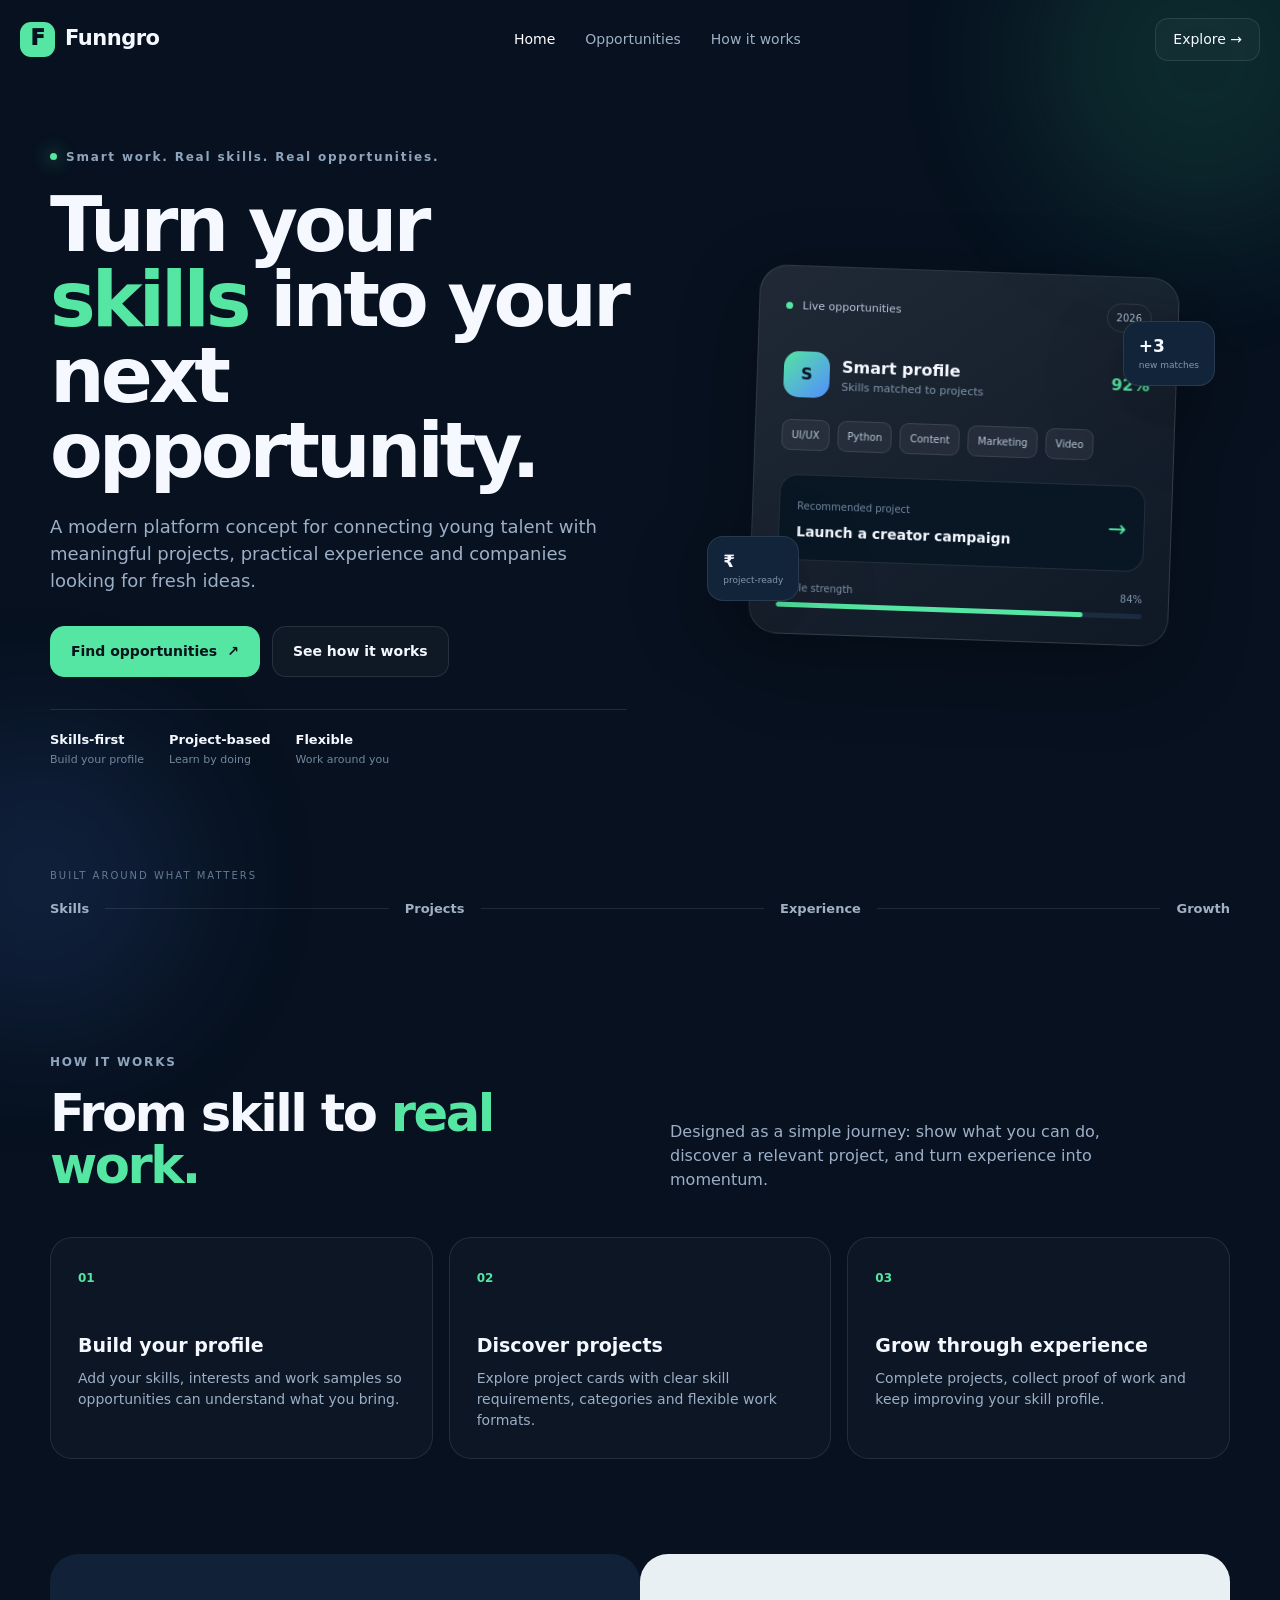
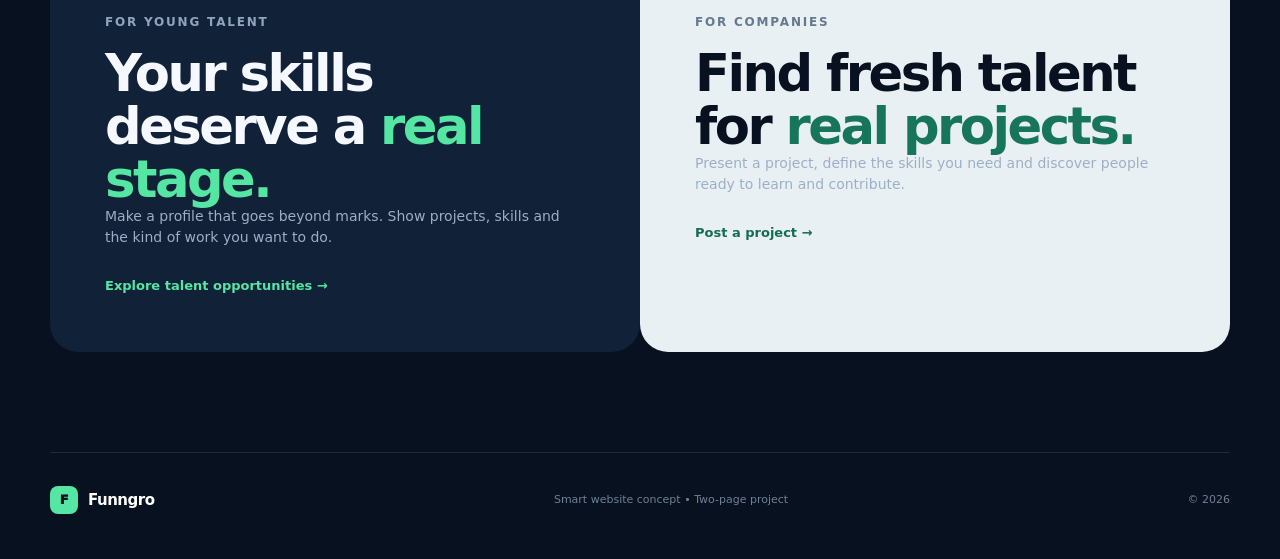
<file: index.html>
<!DOCTYPE html>
<html lang="en">
<head>
  <meta charset="UTF-8">
  <meta name="viewport" content="width=device-width, initial-scale=1.0">
  <title>Funngro — Skills to Opportunities</title>
  <meta name="description" content="A modern two-page Funngro-inspired smart website concept.">
  <link rel="stylesheet" href="style.css">
</head>
<body>
  <div class="bg-orb orb-one"></div>
  <div class="bg-orb orb-two"></div>

  <header class="nav">
    <a class="brand" href="index.html"><span class="brand-mark">F</span><span>Funngro</span></a>
    <nav>
      <a class="active" href="index.html">Home</a>
      <a href="opportunities.html">Opportunities</a>
      <a href="#how">How it works</a>
    </nav>
    <a class="nav-cta" href="opportunities.html">Explore →</a>
  </header>

  <main>
    <section class="hero container">
      <div class="hero-copy reveal">
        <div class="eyebrow"><span class="dot"></span> Smart work. Real skills. Real opportunities.</div>
        <h1>Turn your <span>skills</span> into your next opportunity.</h1>
        <p class="hero-text">
          A modern platform concept for connecting young talent with meaningful projects,
          practical experience and companies looking for fresh ideas.
        </p>
        <div class="hero-actions">
          <a class="btn primary" href="opportunities.html">Find opportunities <span>↗</span></a>
          <a class="btn ghost" href="#how">See how it works</a>
        </div>
        <div class="mini-stats">
          <div><strong>Skills-first</strong><span>Build your profile</span></div>
          <div><strong>Project-based</strong><span>Learn by doing</span></div>
          <div><strong>Flexible</strong><span>Work around you</span></div>
        </div>
      </div>

      <div class="hero-card-wrap reveal delay">
        <div class="hero-card">
          <div class="card-top">
            <span class="status"><i></i> Live opportunities</span>
            <span class="pill">2026</span>
          </div>
          <div class="profile-row">
            <div class="avatar">S</div>
            <div>
              <strong>Smart profile</strong>
              <small>Skills matched to projects</small>
            </div>
            <span class="match">92%</span>
          </div>
          <div class="skill-cloud">
            <span>UI/UX</span><span>Python</span><span>Content</span><span>Marketing</span><span>Video</span>
          </div>
          <div class="project-preview">
            <div>
              <small>Recommended project</small>
              <h3>Launch a creator campaign</h3>
            </div>
            <span class="arrow">→</span>
          </div>
          <div class="progress-label"><span>Profile strength</span><span>84%</span></div>
          <div class="progress"><span></span></div>
        </div>
        <div class="floating-card fc-one"><b>+3</b><span>new matches</span></div>
        <div class="floating-card fc-two"><b>₹</b><span>project-ready</span></div>
      </div>
    </section>

    <section class="trusted container reveal">
      <span>BUILT AROUND WHAT MATTERS</span>
      <div class="trust-line"><b>Skills</b><i></i><b>Projects</b><i></i><b>Experience</b><i></i><b>Growth</b></div>
    </section>

    <section id="how" class="section container">
      <div class="section-heading reveal">
        <div>
          <span class="eyebrow">HOW IT WORKS</span>
          <h2>From skill to <span>real work.</span></h2>
        </div>
        <p>Designed as a simple journey: show what you can do, discover a relevant project, and turn experience into momentum.</p>
      </div>
      <div class="steps">
        <article class="step reveal"><span>01</span><h3>Build your profile</h3><p>Add your skills, interests and work samples so opportunities can understand what you bring.</p></article>
        <article class="step reveal"><span>02</span><h3>Discover projects</h3><p>Explore project cards with clear skill requirements, categories and flexible work formats.</p></article>
        <article class="step reveal"><span>03</span><h3>Grow through experience</h3><p>Complete projects, collect proof of work and keep improving your skill profile.</p></article>
      </div>
    </section>

    <section class="split container reveal">
      <div class="dark-panel">
        <span class="eyebrow">FOR YOUNG TALENT</span>
        <h2>Your skills deserve a <span>real stage.</span></h2>
        <p>Make a profile that goes beyond marks. Show projects, skills and the kind of work you want to do.</p>
        <a href="opportunities.html" class="text-link">Explore talent opportunities →</a>
      </div>
      <div class="light-panel">
        <span class="eyebrow">FOR COMPANIES</span>
        <h2>Find fresh talent for <span>real projects.</span></h2>
        <p>Present a project, define the skills you need and discover people ready to learn and contribute.</p>
        <a href="opportunities.html#companies" class="text-link dark">Post a project →</a>
      </div>
    </section>
  </main>

  <footer class="footer container">
    <a class="brand" href="index.html"><span class="brand-mark">F</span><span>Funngro</span></a>
    <p>Smart website concept • Two-page project</p>
    <span>© 2026</span>
  </footer>

  <script src="script.js"></script>
</body>
</html>
</file>
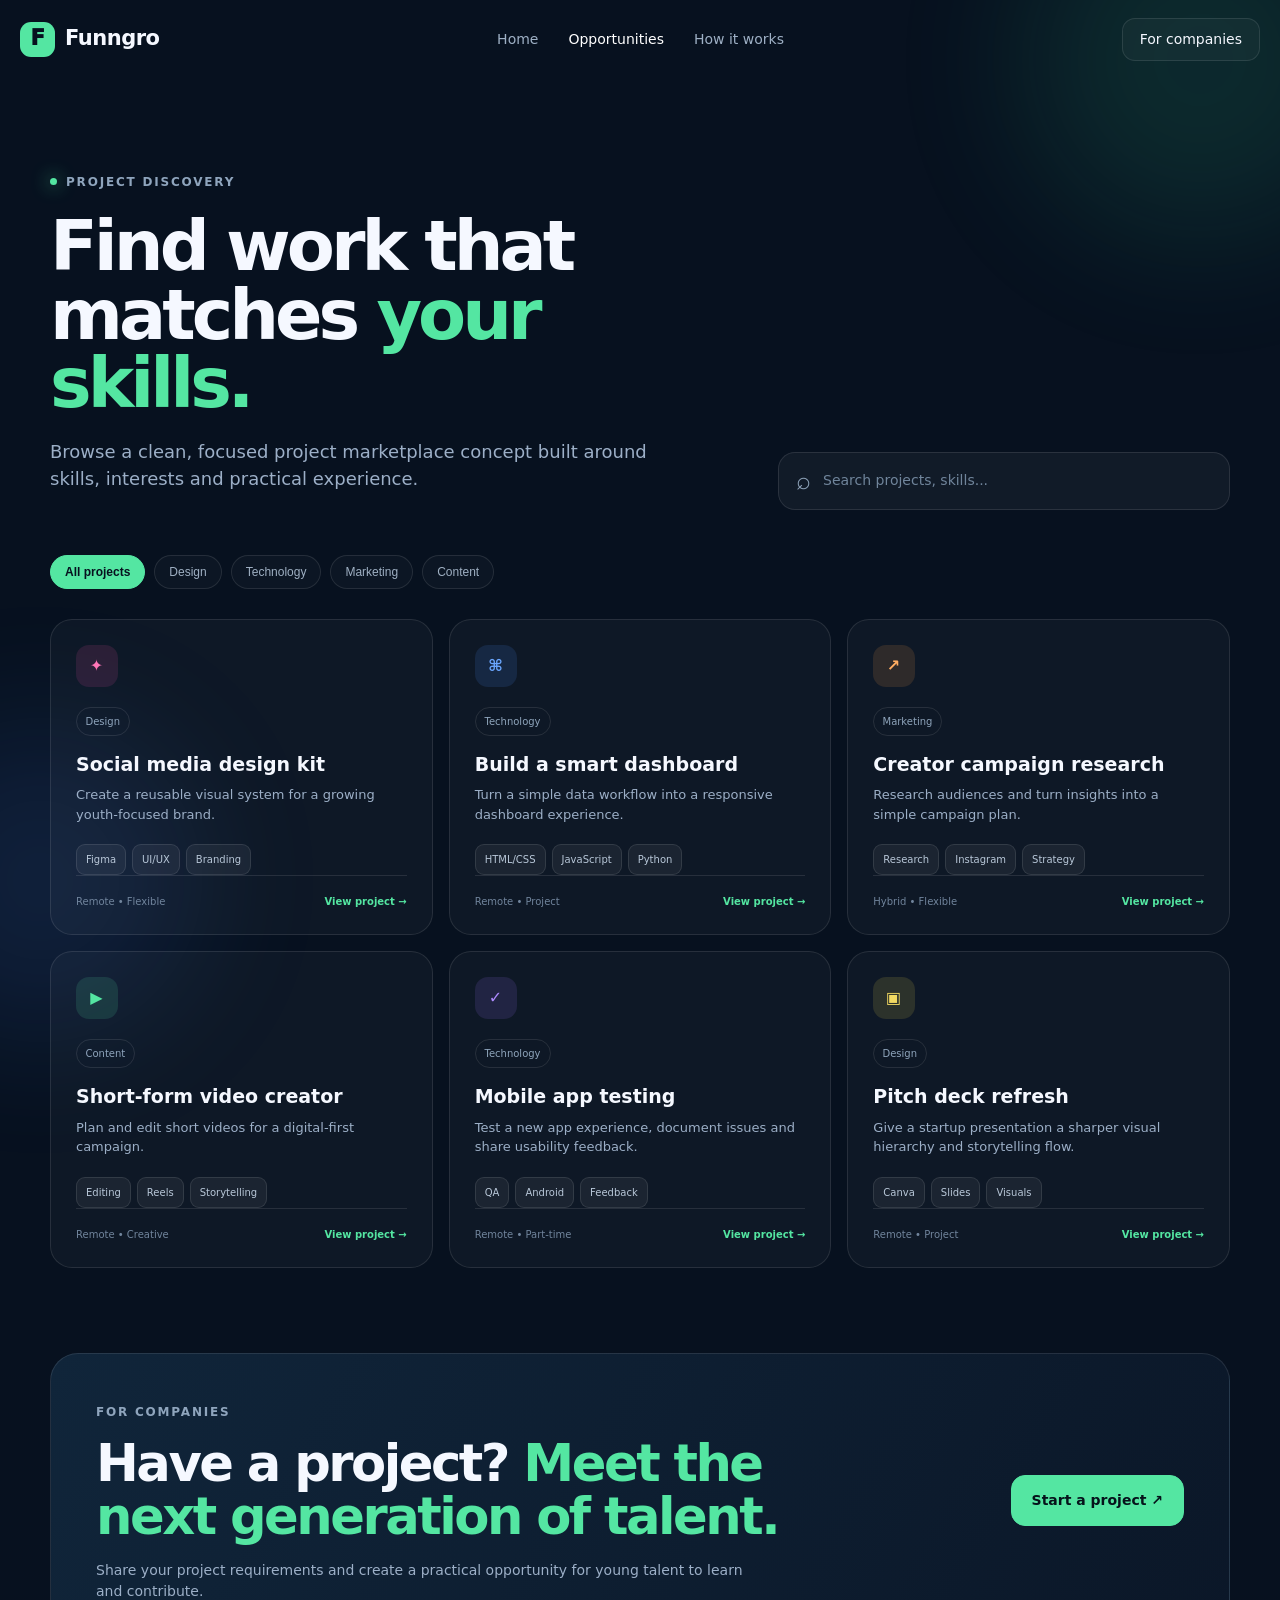
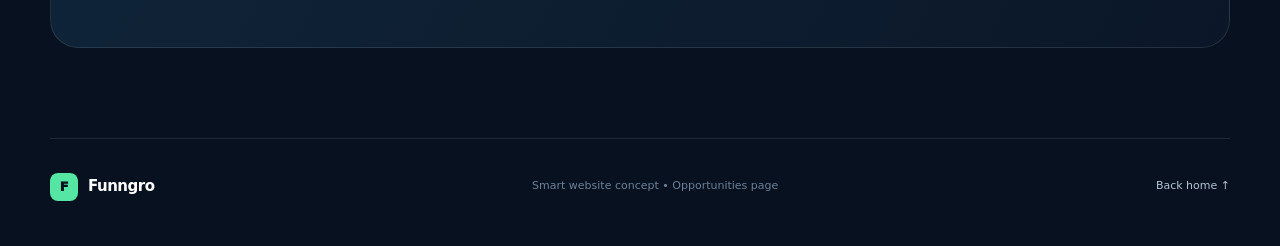
<file: opportunities.html>
<!DOCTYPE html>
<html lang="en">
<head>
  <meta charset="UTF-8">
  <meta name="viewport" content="width=device-width, initial-scale=1.0">
  <title>Opportunities — Funngro</title>
  <meta name="description" content="Explore project opportunities in a modern Funngro website concept.">
  <link rel="stylesheet" href="style.css">
</head>
<body>
  <div class="bg-orb orb-one"></div>
  <div class="bg-orb orb-two"></div>

  <header class="nav">
    <a class="brand" href="index.html"><span class="brand-mark">F</span><span>Funngro</span></a>
    <nav>
      <a href="index.html">Home</a>
      <a class="active" href="opportunities.html">Opportunities</a>
      <a href="index.html#how">How it works</a>
    </nav>
    <a class="nav-cta" href="#companies">For companies</a>
  </header>

  <main>
    <section class="page-hero container reveal">
      <div>
        <span class="eyebrow"><span class="dot"></span> PROJECT DISCOVERY</span>
        <h1>Find work that matches <span>your skills.</span></h1>
        <p>Browse a clean, focused project marketplace concept built around skills, interests and practical experience.</p>
      </div>
      <div class="search-box">
        <span>⌕</span><input id="search" type="search" placeholder="Search projects, skills..." aria-label="Search projects">
      </div>
    </section>

    <section class="filters container reveal">
      <button class="filter active" data-filter="all">All projects</button>
      <button class="filter" data-filter="design">Design</button>
      <button class="filter" data-filter="tech">Technology</button>
      <button class="filter" data-filter="marketing">Marketing</button>
      <button class="filter" data-filter="content">Content</button>
    </section>

    <section class="projects container" id="projects">
      <article class="project-card reveal" data-category="design" data-title="social media design ui ux">
        <div class="project-icon pink">✦</div><span class="tag">Design</span>
        <h3>Social media design kit</h3>
        <p>Create a reusable visual system for a growing youth-focused brand.</p>
        <div class="skills"><span>Figma</span><span>UI/UX</span><span>Branding</span></div>
        <div class="project-bottom"><span>Remote • Flexible</span><a href="#" class="apply">View project →</a></div>
      </article>

      <article class="project-card reveal" data-category="tech" data-title="python website dashboard development">
        <div class="project-icon blue">⌘</div><span class="tag">Technology</span>
        <h3>Build a smart dashboard</h3>
        <p>Turn a simple data workflow into a responsive dashboard experience.</p>
        <div class="skills"><span>HTML/CSS</span><span>JavaScript</span><span>Python</span></div>
        <div class="project-bottom"><span>Remote • Project</span><a href="#" class="apply">View project →</a></div>
      </article>

      <article class="project-card reveal" data-category="marketing" data-title="instagram marketing campaign">
        <div class="project-icon orange">↗</div><span class="tag">Marketing</span>
        <h3>Creator campaign research</h3>
        <p>Research audiences and turn insights into a simple campaign plan.</p>
        <div class="skills"><span>Research</span><span>Instagram</span><span>Strategy</span></div>
        <div class="project-bottom"><span>Hybrid • Flexible</span><a href="#" class="apply">View project →</a></div>
      </article>

      <article class="project-card reveal" data-category="content" data-title="video content reels editing">
        <div class="project-icon green">▶</div><span class="tag">Content</span>
        <h3>Short-form video creator</h3>
        <p>Plan and edit short videos for a digital-first campaign.</p>
        <div class="skills"><span>Editing</span><span>Reels</span><span>Storytelling</span></div>
        <div class="project-bottom"><span>Remote • Creative</span><a href="#" class="apply">View project →</a></div>
      </article>

      <article class="project-card reveal" data-category="tech" data-title="app testing quality assurance">
        <div class="project-icon purple">✓</div><span class="tag">Technology</span>
        <h3>Mobile app testing</h3>
        <p>Test a new app experience, document issues and share usability feedback.</p>
        <div class="skills"><span>QA</span><span>Android</span><span>Feedback</span></div>
        <div class="project-bottom"><span>Remote • Part-time</span><a href="#" class="apply">View project →</a></div>
      </article>

      <article class="project-card reveal" data-category="design" data-title="presentation graphic design">
        <div class="project-icon yellow">▣</div><span class="tag">Design</span>
        <h3>Pitch deck refresh</h3>
        <p>Give a startup presentation a sharper visual hierarchy and storytelling flow.</p>
        <div class="skills"><span>Canva</span><span>Slides</span><span>Visuals</span></div>
        <div class="project-bottom"><span>Remote • Project</span><a href="#" class="apply">View project →</a></div>
      </article>
    </section>

    <section class="empty" id="empty">
      <h3>No matching projects</h3>
      <p>Try another keyword or choose a different category.</p>
    </section>

    <section id="companies" class="company-cta container reveal">
      <div>
        <span class="eyebrow">FOR COMPANIES</span>
        <h2>Have a project? <span>Meet the next generation of talent.</span></h2>
        <p>Share your project requirements and create a practical opportunity for young talent to learn and contribute.</p>
      </div>
      <a href="mailto:hello@example.com?subject=Funngro%20Project" class="btn primary">Start a project ↗</a>
    </section>
  </main>

  <footer class="footer container">
    <a class="brand" href="index.html"><span class="brand-mark">F</span><span>Funngro</span></a>
    <p>Smart website concept • Opportunities page</p>
    <a href="index.html">Back home ↑</a>
  </footer>

  <script src="script.js"></script>
</body>
</html>
</file>
<file: style.css>
:root{
  --bg:#07111f;--panel:#0d1b2d;--panel2:#12243a;--text:#f5f8ff;--muted:#9cafc7;
  --line:rgba(255,255,255,.1);--accent:#54e6a2;--accent2:#65a7ff;--shadow:0 24px 80px rgba(0,0,0,.28)
}
*{box-sizing:border-box}html{scroll-behavior:smooth}body{margin:0;background:var(--bg);color:var(--text);font-family:Inter,ui-sans-serif,system-ui,-apple-system,BlinkMacSystemFont,"Segoe UI",sans-serif;line-height:1.5;overflow-x:hidden}
a{text-decoration:none;color:inherit}.container{width:min(1180px,calc(100% - 40px));margin:auto}.bg-orb{position:fixed;border-radius:50%;filter:blur(70px);opacity:.12;pointer-events:none;z-index:-1}.orb-one{width:360px;height:360px;background:#36d996;top:-120px;right:-100px}.orb-two{width:320px;height:320px;background:#4e89ff;bottom:-140px;left:-120px}
.nav{height:78px;width:min(1240px,calc(100% - 40px));margin:auto;display:flex;align-items:center;justify-content:space-between;gap:30px}.brand{display:flex;align-items:center;gap:10px;font-weight:800;font-size:21px;letter-spacing:-.5px}.brand-mark{display:grid;place-items:center;width:35px;height:35px;border-radius:11px;background:var(--accent);color:#07111f;font-weight:950}
.nav nav{display:flex;gap:30px;color:#9eb0c5;font-size:14px}.nav nav a{transition:.2s}.nav nav a:hover,.nav nav a.active{color:#fff}.nav-cta{border:1px solid var(--line);padding:10px 17px;border-radius:13px;font-size:14px;background:rgba(255,255,255,.03)}
.hero{min-height:650px;display:grid;grid-template-columns:1.04fr .96fr;align-items:center;gap:70px;padding:65px 0 80px}.eyebrow{font-size:12px;letter-spacing:1.8px;font-weight:800;color:#8fa5bd;display:inline-flex;align-items:center;gap:9px}.dot{width:7px;height:7px;background:var(--accent);border-radius:50%;box-shadow:0 0 18px var(--accent)}
h1{font-size:clamp(48px,6vw,78px);line-height:.98;letter-spacing:-4px;margin:20px 0 25px;max-width:750px}h1 span,h2 span{color:var(--accent)}.hero-text,.page-hero p{color:var(--muted);font-size:18px;max-width:650px}.hero-actions{display:flex;gap:12px;margin:32px 0}.btn{display:inline-flex;align-items:center;justify-content:center;gap:10px;padding:14px 20px;border-radius:14px;font-weight:750;font-size:14px;border:1px solid var(--line);transition:.25s}.btn:hover{transform:translateY(-2px)}.btn.primary{background:var(--accent);color:#06131b;border-color:var(--accent)}.btn.ghost{background:rgba(255,255,255,.035)}
.mini-stats{display:flex;gap:25px;border-top:1px solid var(--line);padding-top:20px}.mini-stats div{display:grid;gap:2px}.mini-stats strong{font-size:13px}.mini-stats span{font-size:11px;color:#73879e}
.hero-card-wrap{position:relative;min-height:450px;display:grid;place-items:center}.hero-card{width:min(420px,100%);padding:26px;border:1px solid rgba(255,255,255,.11);border-radius:28px;background:linear-gradient(145deg,rgba(255,255,255,.10),rgba(255,255,255,.035));box-shadow:var(--shadow);backdrop-filter:blur(20px);transform:rotate(2deg)}
.card-top,.profile-row,.progress-label{display:flex;align-items:center;justify-content:space-between}.status{font-size:11px;color:#b6c7d9}.status i{display:inline-block;width:7px;height:7px;border-radius:50%;background:var(--accent);margin-right:6px}.pill,.tag{font-size:10px;padding:6px 9px;border:1px solid var(--line);border-radius:999px;color:#aabbd0}.profile-row{justify-content:flex-start;gap:12px;margin:30px 0 22px}.avatar{width:46px;height:46px;border-radius:15px;background:linear-gradient(135deg,#55e4a1,#538dff);display:grid;place-items:center;font-weight:900;color:#07111f}.profile-row strong,.profile-row small{display:block}.profile-row small{font-size:11px;color:#8296ad}.match{margin-left:auto;color:var(--accent);font-weight:800}.skill-cloud{display:flex;flex-wrap:wrap;gap:8px}.skill-cloud span,.skills span{background:rgba(255,255,255,.055);border:1px solid var(--line);padding:7px 9px;border-radius:9px;font-size:10px;color:#b9c8d9}.project-preview{margin-top:24px;padding:17px;border-radius:18px;background:#091725;border:1px solid var(--line);display:flex;align-items:center;justify-content:space-between}.project-preview small{color:#71869e;font-size:10px}.project-preview h3{font-size:14px;margin:5px 0 0}.arrow{font-size:22px;color:var(--accent)}.progress-label{font-size:10px;color:#8296ad;margin:20px 0 7px}.progress{height:5px;border-radius:10px;background:#1b2c40;overflow:hidden}.progress span{display:block;width:84%;height:100%;background:var(--accent);border-radius:10px}.floating-card{position:absolute;background:#11243a;border:1px solid var(--line);padding:12px 15px;border-radius:16px;box-shadow:var(--shadow);display:grid;gap:0}.floating-card b{font-size:17px}.floating-card span{font-size:9px;color:#8297ae}.fc-one{top:90px;right:15px}.fc-two{bottom:80px;left:10px}
.trusted{padding:20px 0 85px;color:#657a92;font-size:10px;letter-spacing:2px}.trust-line{margin-top:16px;display:flex;align-items:center;gap:16px;color:#a0b1c4;font-size:13px;letter-spacing:0}.trust-line i{height:1px;flex:1;background:var(--line)}
.section{padding:45px 0 95px}.section-heading{display:grid;grid-template-columns:1fr 1fr;gap:60px;align-items:end}.section-heading h2,.split h2,.company-cta h2{font-size:clamp(34px,4vw,55px);line-height:1.03;letter-spacing:-2.5px;margin:14px 0 0}.section-heading p{color:var(--muted);max-width:500px;margin:0}.steps{display:grid;grid-template-columns:repeat(3,1fr);gap:16px;margin-top:45px}.step{padding:27px;border:1px solid var(--line);border-radius:22px;background:rgba(255,255,255,.025);min-height:220px}.step>span{color:var(--accent);font-weight:800;font-size:12px}.step h3{margin:42px 0 9px;font-size:19px}.step p,.split p,.company-cta p{color:var(--muted);font-size:14px;margin:0}
.split{display:grid;grid-template-columns:1fr 1fr;margin-bottom:100px}.dark-panel,.light-panel{padding:55px;border-radius:28px}.dark-panel{background:#102138}.light-panel{background:#e9f0f4;color:#07111f}.light-panel h2 span{color:#17755b}.light-panel .eyebrow{color:#65798e}.text-link{display:inline-block;margin-top:28px;color:var(--accent);font-weight:750;font-size:13px}.text-link.dark{color:#146c55}
.footer{border-top:1px solid var(--line);padding:28px 0 40px;display:flex;align-items:center;justify-content:space-between;color:#6e8198;font-size:11px}.footer .brand{color:#fff;font-size:15px}.footer .brand-mark{width:28px;height:28px;border-radius:8px;font-size:13px}.footer a:last-child{color:#b5c4d4}

.page-hero{padding:90px 0 45px;display:grid;grid-template-columns:1.2fr .8fr;gap:50px;align-items:end}.page-hero h1{font-size:clamp(44px,6vw,70px);margin-bottom:20px}.search-box{height:58px;border:1px solid var(--line);background:rgba(255,255,255,.045);border-radius:17px;display:flex;align-items:center;padding:0 17px;gap:10px}.search-box span{font-size:25px;color:#8fa4ba}.search-box input{width:100%;background:none;border:0;outline:0;color:#fff;font:inherit;font-size:14px}.search-box input::placeholder{color:#70859b}.filters{display:flex;gap:9px;flex-wrap:wrap;padding-bottom:30px}.filter{cursor:pointer;border:1px solid var(--line);background:rgba(255,255,255,.025);color:#9fb0c3;border-radius:999px;padding:9px 14px;font-size:12px}.filter.active,.filter:hover{background:var(--accent);color:#07111f;border-color:var(--accent);font-weight:750}
.projects{display:grid;grid-template-columns:repeat(3,1fr);gap:16px;padding-bottom:85px}.project-card{padding:25px;border:1px solid var(--line);background:rgba(255,255,255,.03);border-radius:22px;transition:.25s;min-height:300px;display:flex;flex-direction:column}.project-card:hover{transform:translateY(-5px);border-color:rgba(84,230,162,.35);box-shadow:var(--shadow)}.project-icon{width:42px;height:42px;border-radius:13px;display:grid;place-items:center;margin-bottom:20px;font-weight:900}.pink{background:#e84e9d22;color:#ff76b7}.blue{background:#4d8fff22;color:#6ba7ff}.orange{background:#ff9d4822;color:#ffad62}.green{background:#54e6a222;color:#54e6a2}.purple{background:#9d70ff22;color:#ae8bff}.yellow{background:#f0d84a22;color:#f2da62}.project-card .tag{align-self:flex-start;color:#8fa5bc}.project-card h3{font-size:19px;margin:14px 0 7px}.project-card p{color:var(--muted);font-size:13px;margin:0}.skills{display:flex;gap:6px;flex-wrap:wrap;margin-top:20px}.project-bottom{border-top:1px solid var(--line);margin-top:auto;padding-top:18px;display:flex;justify-content:space-between;align-items:center;font-size:10px;color:#71859d}.apply{color:var(--accent);font-weight:800}.empty{display:none;text-align:center;padding:30px 20px 90px;color:var(--muted)}.empty.show{display:block}.company-cta{margin-bottom:90px;border:1px solid var(--line);border-radius:28px;padding:45px;display:flex;justify-content:space-between;align-items:center;gap:30px;background:linear-gradient(120deg,#10253a,#0b1728)}.company-cta h2{max-width:700px}.company-cta p{max-width:650px;margin-top:18px}

.reveal{opacity:0;transform:translateY(18px);animation:rise .7s ease forwards}.delay{animation-delay:.15s}@keyframes rise{to{opacity:1;transform:none}}
@media(max-width:850px){.nav nav{display:none}.hero,.page-hero,.section-heading{grid-template-columns:1fr}.hero{padding-top:45px;gap:30px}.hero-card-wrap{min-height:420px}.steps,.projects{grid-template-columns:1fr 1fr}.split{grid-template-columns:1fr}.company-cta{display:block}.company-cta .btn{margin-top:25px}.page-hero{padding-top:55px}}
@media(max-width:560px){.container,.nav{width:min(100% - 28px,1180px)}h1{letter-spacing:-2.5px}.hero{padding-bottom:50px}.hero-actions{flex-direction:column}.mini-stats{gap:12px}.mini-stats div{flex:1}.steps,.projects{grid-template-columns:1fr}.dark-panel,.light-panel{padding:32px}.footer{gap:12px;flex-wrap:wrap}.footer p{order:3;width:100%;text-align:center}.floating-card{display:none}}
</file>
